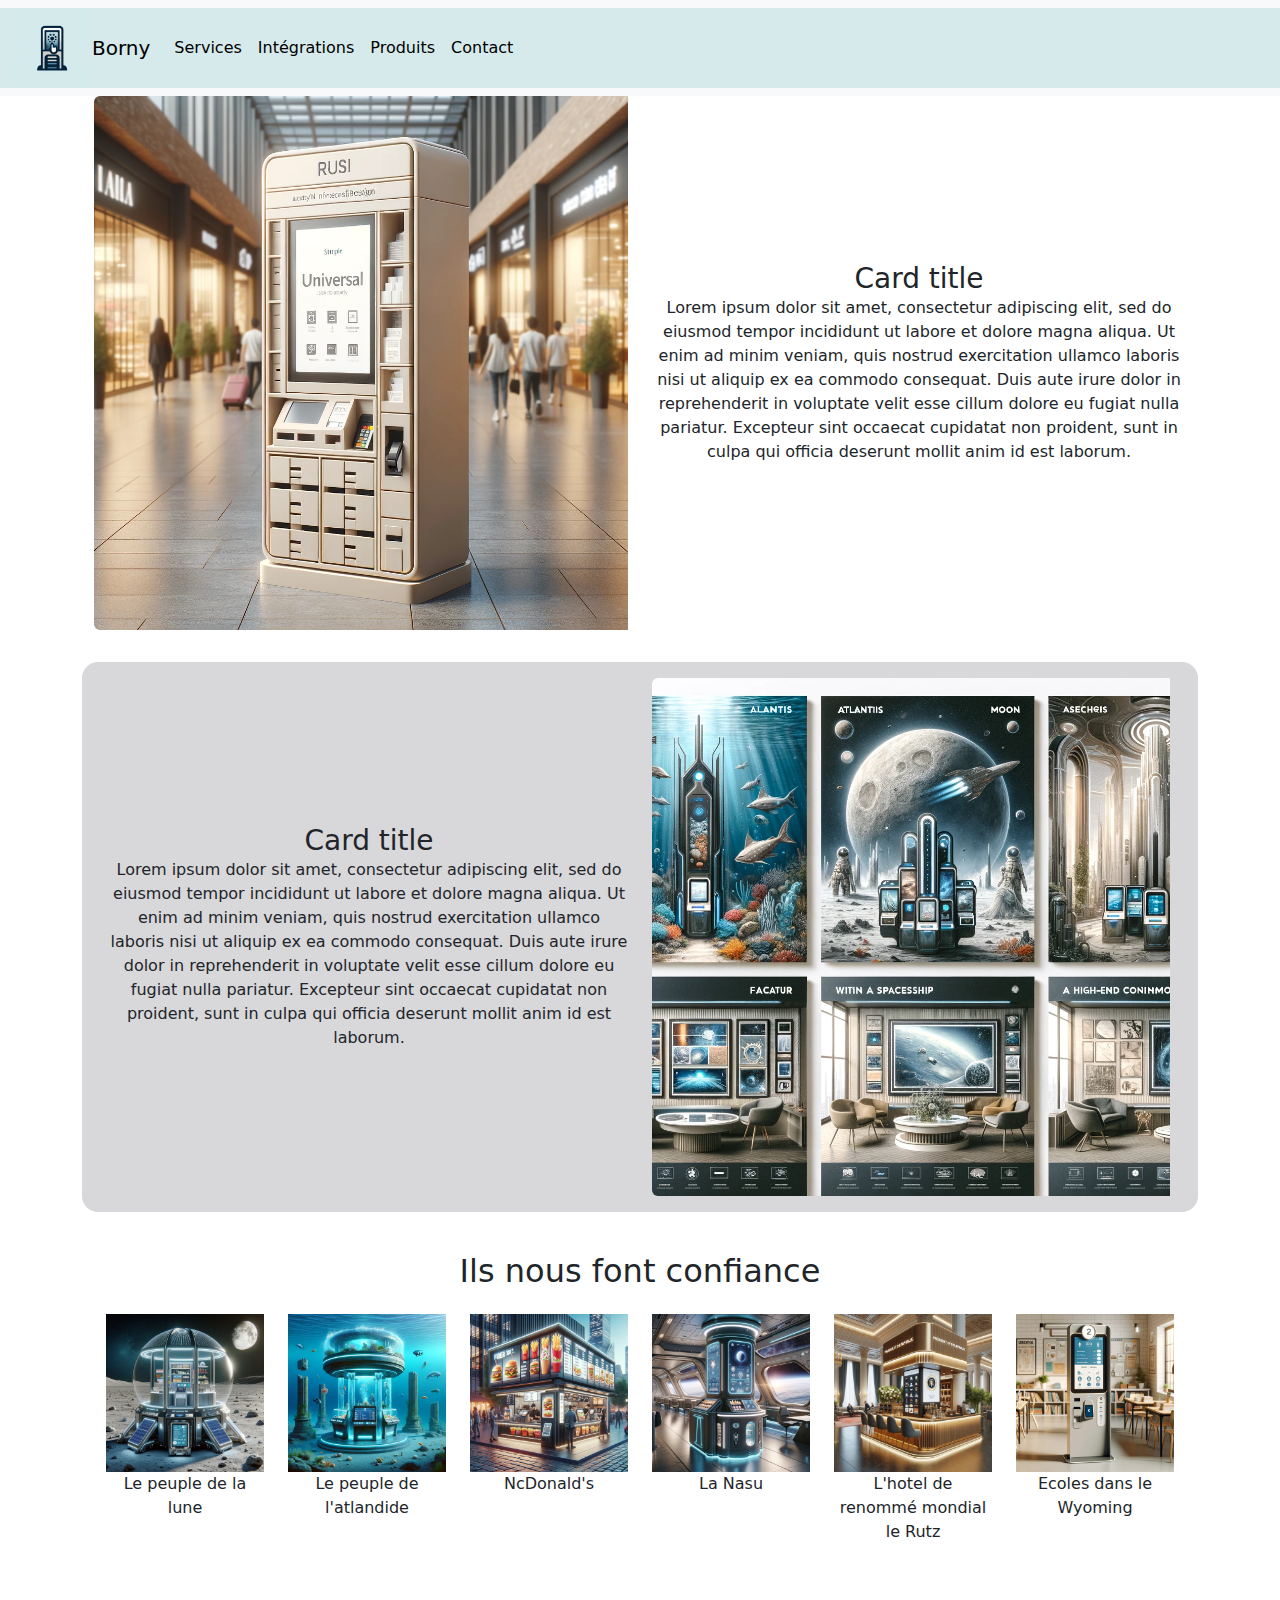
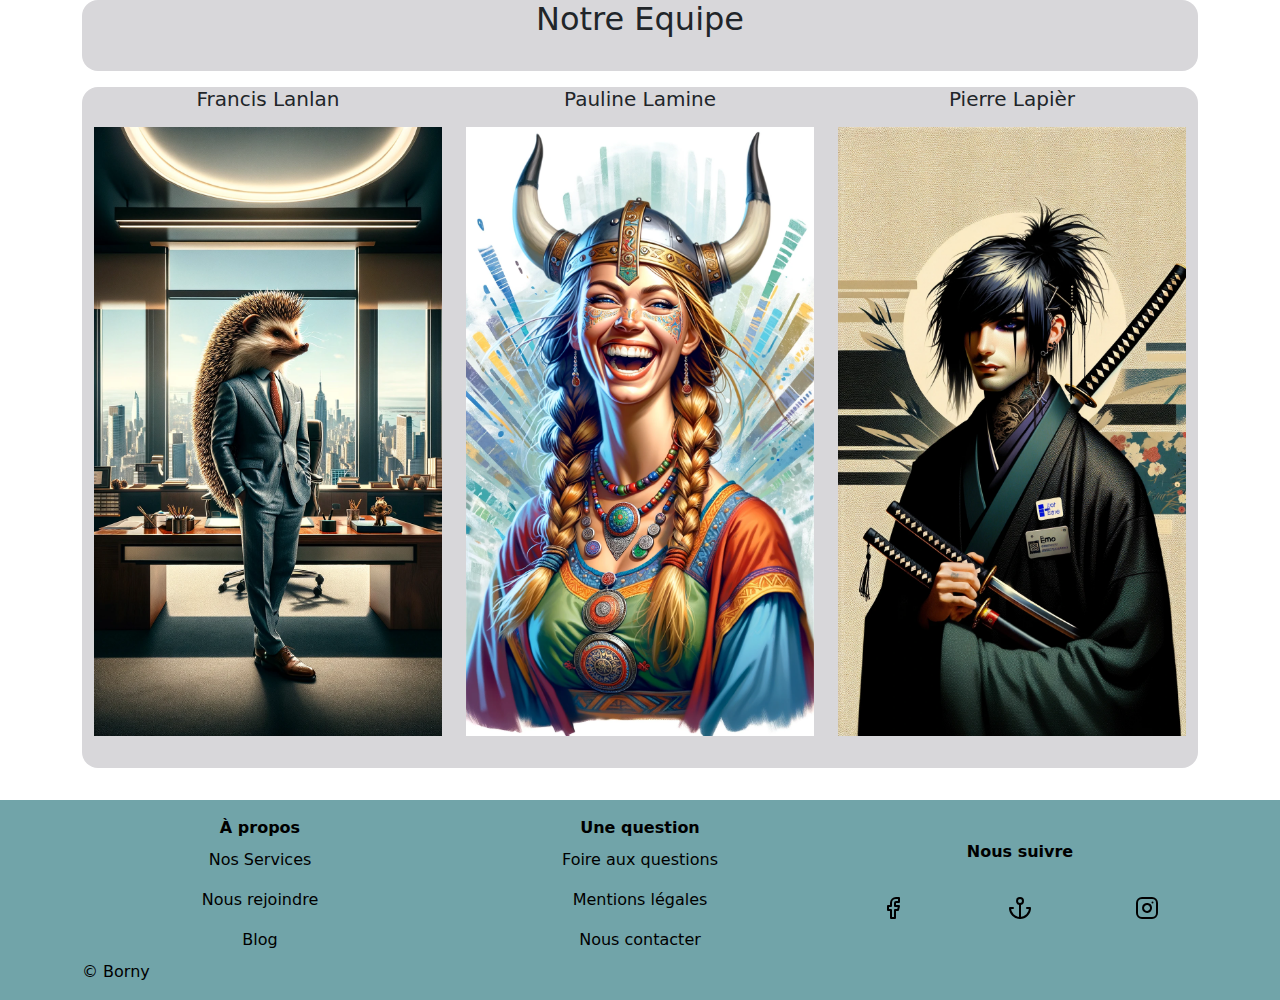
<file: index.html>
<!DOCTYPE html>
<html lang="en">

<head>
  <meta charset="UTF-8">
  <meta name="viewport" content="width=device-width, initial-scale=1.0">
  <link href="https://cdn.jsdelivr.net/npm/bootstrap@5.3.3/dist/css/bootstrap.min.css" rel="stylesheet"
    integrity="sha384-QWTKZyjpPEjISv5WaRU9OFeRpok6YctnYmDr5pNlyT2bRjXh0JMhjY6hW+ALEwIH" crossorigin="anonymous">
  <link rel="stylesheet" href="./components/style.css">
  <title>Document</title>
</head>

<body>
  <header style="background-color: #d6eaec;">
    <nav class="navbar navbar-expand-lg bg-body-tertiary">
      <div class="container-fluid " style="background-color: #d6eaec;">
        <img src="./assets/Logo.webp" alt="" style="max-width: 80px;">
        <a class="navbar-brand" href="/index.html">Borny</a>
        <div class="collapse navbar-collapse" id="navbarSupportedContent">
          <ul class="navbar-nav me-auto mb-2 mb-lg-0 d-flex " style="text-align: end;">
            <li class="nav-item">
              <a class="nav-link active" aria-current="page" href="#">Services</a>
            </li>
            <li class="nav-item">
              <a class="nav-link active" aria-current="page" href="#">Intégrations</a>
            </li>
            <li class="nav-item">
              <a class="nav-link active" aria-current="page" href="#">Produits</a>
            </li>
            <li class="nav-item">
              <a class="nav-link active" aria-current="page" href="/templates/contact.html">Contact</a>
            </li>
          </ul>

        </div>
      </div>
    </nav>
  </header>
  <div class="container text-center ">

    <div class="container text-center">
      <div class="row d-flex align-items-center">
        <div class="col">
          <img src="/assets/kiosk-design.webp" class="img-fluid rounded-start" alt="...">
        </div>
        <div class="col">
          <h3 class="card-title">Card title</h3>
          <p class="card-text">Lorem ipsum dolor sit amet, consectetur adipiscing elit, sed do eiusmod tempor incididunt
            ut labore et dolore magna aliqua. Ut enim ad minim veniam, quis nostrud exercitation ullamco laboris nisi ut
            aliquip ex ea commodo consequat. Duis aute irure dolor in reprehenderit in voluptate velit esse cillum
            dolore eu fugiat nulla pariatur. Excepteur sint occaecat cupidatat non proident, sunt in culpa qui officia
            deserunt mollit anim id est laborum.</p>
        </div>
      </div>

      <div class="row d-flex align-items-center" style="background-color: #d8d7da; margin-top: 2rem; padding: 1rem 1rem ; border-radius: 1rem;">
        <div class="col">
          <h3 class="card-title"> Card title </h3>
          <p class="card-text">Lorem ipsum dolor sit amet, consectetur adipiscing elit, sed do eiusmod tempor incididunt
            ut labore et dolore magna aliqua. Ut enim ad minim veniam, quis nostrud exercitation ullamco laboris nisi ut
            aliquip ex ea commodo consequat. Duis aute irure dolor in reprehenderit in voluptate velit esse cillum
            dolore eu fugiat nulla pariatur. Excepteur sint occaecat cupidatat non proident, sunt in culpa qui officia
            deserunt mollit anim id est laborum.</p>
        </div>
        <div class="col">
          <img src="/assets/many-kiosk.webp" class="img-fluid rounded-start" alt="...">
        </div>
      </div>
    </div>
    <div class="container p-4" >
      <h2 style=" padding: 1rem 1rem ;">
        Ils nous font confiance
      </h2>
      <section class="">
        <div class="row">
          <div class="col-lg-2 col-md-12 mb-4 mb-md-0">
            <div data-mdb-ripple-init class="bg-image hover-overlay shadow-1-strong rounded" data-ripple-color="light">
              <img src="./assets/onMoon.webp" class="w-100" />
              <p>Le peuple de la lune</p>
            </div>
          </div>
          <div class="col-lg-2 col-md-12 mb-4 mb-md-0">
            <div data-mdb-ripple-init class="bg-image hover-overlay shadow-1-strong rounded" data-ripple-color="light">
              <img src="./assets/onAtlantide.webp" class="w-100" />
              <p>Le peuple de l'atlandide</p>
            </div>
          </div>
          <div class="col-lg-2 col-md-12 mb-4 mb-md-0">
            <div data-mdb-ripple-init class="bg-image hover-overlay shadow-1-strong rounded" data-ripple-color="light">
              <img src="/assets/onFastfood.webp" class="w-100" />
              <p>NcDonald's</p>
            </div>
          </div>
          <div class="col-lg-2 col-md-12 mb-4 mb-md-0">
            <div data-mdb-ripple-init class="bg-image hover-overlay shadow-1-strong rounded" data-ripple-color="light">
              <img src="/assets/onSpaceship.webp" class="w-100" />
              <p>La Nasu</p>

            </div>
          </div>
          <div class="col-lg-2 col-md-12 mb-4 mb-md-0">
            <div data-mdb-ripple-init class="bg-image hover-overlay shadow-1-strong rounded" data-ripple-color="light">
              <img src="/assets/onPresident.webp" class="w-100" />
              <p>L'hotel de renommé mondial le Rutz</p>
            </div>
          </div>
          <div class="col-lg-2 col-md-12 mb-4 mb-md-0">
            <div data-mdb-ripple-init class="bg-image hover-overlay shadow-1-strong rounded" data-ripple-color="light">
              <img src="/assets/onSchool.webp" class="w-100" />
              <p>Ecoles dans le Wyoming</p>
            </div>
          </div>
        </div>
      </section>
    </div>
    <div class="container p-6" style=" padding: 1rem 0 2rem;">
      <h2 style="background-color: #d8d7da; padding-bottom: 2rem; border-radius: 1rem;">Notre Equipe</h2>
      <div class="container" style="background-color: #d8d7da; margin-top: 1rem; padding-bottom: 2rem; border-radius: 1rem;">
        <div class="row">
          <div class="col" style="align-items: center;">
            <div data-mdb-ripple-init class="bg-image hover-overlay shadow-1-strong rounded" data-ripple-color="light">
              <h5 class="card-title" style="text-align: center;">Francis Lanlan</h5>
              <a href="#Francis" data-bs-toggle="modal" data-bs-target="#Francis">
                <img src="./assets/francisH.webp" style="margin-top: 1rem;" class="w-100" alt="...">
              </a>
            </div>
          </div>
          <div class="col">
            <div data-mdb-ripple-init class="bg-image hover-overlay shadow-1-strong rounded" data-ripple-color="light">
              <h5 class="card-title" style="text-align: center;">Pauline Lamine</h5>
              <a href="#Pauline" data-bs-toggle="modal" data-bs-target="#Pauline">
                <img src="./assets/PaulineV.webp" style="margin-top: 1rem;" class="w-100" alt="...">
              </a>
            </div>
          </div>
          <div class="col">
            <div data-mdb-ripple-init class="bg-image hover-overlay shadow-1-strong rounded" data-ripple-color="light">
              <h5 class="card-title" style="text-align: center;">Pierre Lapièr</h5>
              <a href="#Pierre" data-bs-toggle="modal" data-bs-target="#Pierre">
                <img src="./assets/PierreS.webp" style="margin-top: 1rem;" class="w-100" alt="...">
              </a>
            </div>
          </div>
        </div>
      </div>
    </div>

    <div class="container-md">
      <div class="modal fade" id="Francis" tabindex="-1" aria-labelledby="exampleModalLabel" aria-hidden="true">
        <div class="modal-dialog">
          <div class="modal-header">
            <h1 class="modal-title fs-5" id="exampleModalLabel">Francis Lanlan</h1>
            <button type="button" class="btn-close" data-bs-dismiss="modal" aria-label="Close"></button>
          </div>
          <div class="modal-body">
            <img src="./assets/francisH.webp" class="card-img-top w-50" alt="...">
            <h3 class="card-title" style="text-align: center;">Directeur Technique</h3>
            <p class="card-text">Lorem ipsum dolor sit amet, consectetur adipiscing elit, sed do eiusmod tempor
              incididunt
              ut labore et dolore magna aliqua. </p>
          </div>
          <div class="modal-footer">
            <button type="button" class="btn btn-secondary" data-bs-dismiss="modal">Close</button>
          </div>
        </div>
      </div>
    </div>
  </div>

  <div class="container-md">
    <div class="modal fade" id="Pierre" tabindex="-1" aria-labelledby="exampleModalLabel" aria-hidden="true">
      <div class="modal-dialog">
        <div class="modal-content">
          <div class="modal-header">
            <h1 class="modal-title fs-5" id="exampleModalLabel">Pierre Lapièr</h1>
            <button type="button" class="btn-close" data-bs-dismiss="modal" aria-label="Close"></button>
          </div>
          <div class="modal-body">
            <img src="./assets/PierreS.webp" class="card-img-top w-50" alt="...">
            <h3 class="card-title">Directeur Produit</h3>
            <p class="card-text">Lorem ipsum dolor sit amet, consectetur adipiscing elit, sed do eiusmod tempor
              incididunt
              ut labore et dolore magna aliqua. </p>
          </div>
          <div class="modal-footer">
            <button type="button" class="btn btn-secondary" data-bs-dismiss="modal">Close</button>
          </div>
        </div>
      </div>
    </div>
  </div>


  <div class="container-md">
    <div class="modal fade" id="Pauline" tabindex="-1" aria-labelledby="exampleModalLabel" aria-hidden="true">
      <div class="modal-dialog">
        <div class="modal-content">
          <div class="modal-header">
            <h1 class="modal-title fs-5" id="exampleModalLabel">Pauline Lamine</h1>
            <button type="button" class="btn-close" data-bs-dismiss="modal" aria-label="Close"></button>
          </div>
          <div class="modal-body">
            <img src="./assets/PaulineV.webp" class="card-img-top w-50" alt="...">
            <h3 class="card-title">Commercial</h3>
            <p class="card-text">Lorem ipsum dolor sit amet, consectetur adipiscing elit, sed do eiusmod tempor
              incididunt
              ut labore et dolore magna aliqua. </p>
          </div>
          <div class="modal-footer">
            <button type="button" class="btn btn-secondary" data-bs-dismiss="modal">Close</button>
          </div>
        </div>
      </div>
    </div>
  </div>
  </div>
  <footer>
    <div class="footer" style="padding-bottom: 0rem;">
      <div class="container text-center">
        <div class="row align-items-center">
          <div class="col">
            <ul class="navbar-nav me-auto mb-2 mb-lg-0 d-flex">
              <li style="margin-top: 1rem;">
                <b>À propos</b>
              </li>
              <li class="nav-item">
                <a class="nav-link active" aria-current="page" href="#">Nos Services</a>
              </li>
              <li class="nav-item">
                <a class="nav-link active" aria-current="page" href="/templates/contact.html">Nous rejoindre</a>
              </li>
              <li class="nav-item">
                <a class="nav-link active" aria-current="page" href="/templates/faq.html">Blog</a>
              </li>
            </ul>
          </div>
          <div class="col">
            <ul class="navbar-nav me-auto mb-2 mb-lg-0 d-flex">
              <li style="margin-top: 1rem;">
                <b>Une question</b>
              </li>
              <li class="nav-item">
                <a class="nav-link active link-opacity-10-hover" aria-current="page" href="#">Foire aux questions</a>
              </li>
              <li class="nav-item">
                <a class="nav-link active" aria-current="page" href="/templates/contact.html">Mentions légales</a>
              </li>
              <li class="nav-item">
                <a class="nav-link active" aria-current="page" href="/templates/faq.html">Nous contacter</a>
              </li>
            </ul>
          </div>
          <div class="col">
            <b>Nous suivre</b>
            <div class="row" style="margin-top: 2rem;">
              <div class="col">
                <a href=""><img src="../assets/facebook.svg" alt=""></a>
              </div>
              <div class="col">
                <a href=""><img src="../assets/anchor.svg" alt=""></a>
              </div>
              <div class="col">
                <a href=""><img src="../assets/instagram.svg" alt=""></a>
              </div>
            </div>
          </div>
          <span style="margin-bottom: 1rem; text-align:start;">© Borny</span>
        </div>
  </footer>


  <script src="https://cdn.jsdelivr.net/npm/bootstrap@5.3.3/dist/js/bootstrap.bundle.min.js"
    integrity="sha384-YvpcrYf0tY3lHB60NNkmXc5s9fDVZLESaAA55NDzOxhy9GkcIdslK1eN7N6jIeHz"
    crossorigin="anonymous"></script>
  <script src="/components/script.js"></script>
</body>

</html>
</file>
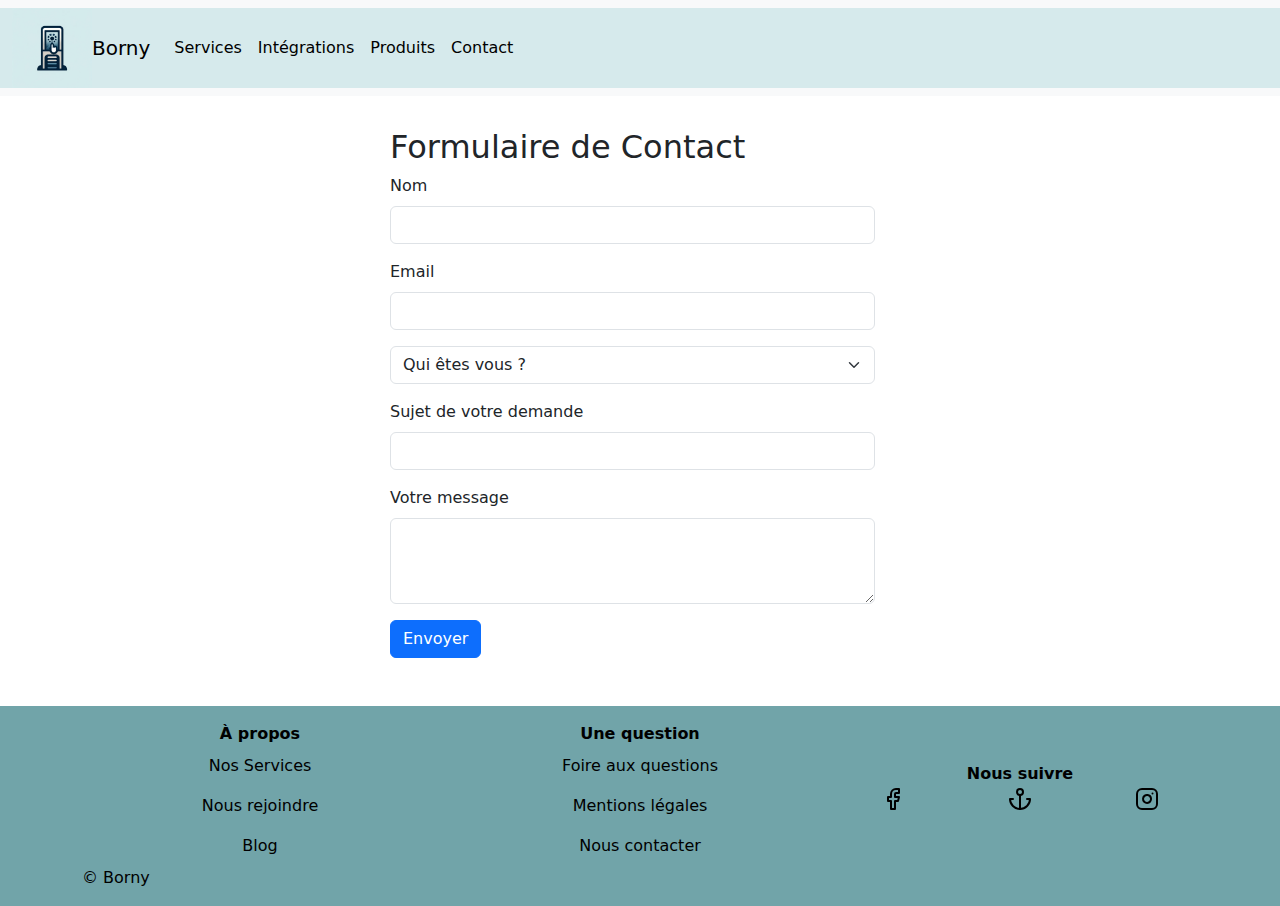
<file: templates/contact.html>
<!DOCTYPE html>
<html lang="en">
<head>
    <meta charset="UTF-8">
    <meta name="viewport" content="width=device-width, initial-scale=1.0">
    <link href="https://cdn.jsdelivr.net/npm/bootstrap@5.3.3/dist/css/bootstrap.min.css" rel="stylesheet" integrity="sha384-QWTKZyjpPEjISv5WaRU9OFeRpok6YctnYmDr5pNlyT2bRjXh0JMhjY6hW+ALEwIH" crossorigin="anonymous">
  <link rel="stylesheet" href="../components/style.css">
    <title>Document</title>
</head>
<body>
    <header style="background-color: #d6eaec;">
        <nav class="navbar navbar-expand-lg bg-body-tertiary">
            <div class="container-fluid" style="background-color: #d6eaec;">
        <img src="../assets/Logo.webp" alt="" style="max-width: 80px;">
              <a class="navbar-brand" href="/index.html">Borny</a>
              <button class="navbar-toggler" type="button" data-bs-toggle="collapse" data-bs-target="#navbarSupportedContent" aria-controls="navbarSupportedContent" aria-expanded="false" aria-label="Toggle navigation">
                <span class="navbar-toggler-icon"></span>
              </button>
              <div class="collapse navbar-collapse" id="navbarSupportedContent">
                <ul class="navbar-nav me-auto mb-2 mb-lg-0 d-flex">
                  <li class="nav-item">
                    <a class="nav-link active" aria-current="page" href="#">Services</a>
                  </li>
                  <li class="nav-item">
                    <a class="nav-link active" aria-current="page" href="#">Intégrations</a>
                  </li>
                  <li class="nav-item">
                    <a class="nav-link active" aria-current="page" href="#">Produits</a>
                  </li>
                  <li class="nav-item">
                    <a class="nav-link active" aria-current="page" href="#">Contact</a>
                  </li>
                </ul>
               
              </div>
            </div>
          </nav>
    </header>
    <div class="container-sm" style="padding-left: 20rem;">
        <h2 style="text-align:start; padding-top: 2rem;">Formulaire de Contact</h2>
        <form style="max-width: 60%; ">
          <div class="col"> 
            <div class="mb-3">
              <label for="exampleInputEmail1" class="form-label">Nom</label>
              <input type="email" class="form-control" id="exampleInputEmail1" aria-describedby="emailHelp">
            </div>

          </div>
            <div class="mb-3">
                <label for="exampleInputEmail1" class="form-label">Email</label>
                <input type="email" class="form-control" id="exampleInputEmail1" aria-describedby="emailHelp">
              </div>
              <div class="mb-3">
                <select class="form-select" aria-label="Default select example">
                  <option selected>Qui êtes vous ?</option>
                  <option value="1">Entreprise</option>
                  <option value="2">Entrepreneur</option>
                  <option value="3">Commune ou ville</option>
                </select>
              </div>
              <div class="mb-3">
                <label for="exampleInputEmail1" class="form-label">Sujet de votre demande</label>
                <input type="email" class="form-control" id="exampleInputEmail1" aria-describedby="emailHelp">
              </div>
            <div class="mb-3">
              <label for="exampleInputPassword1" class="form-label">Votre message</label>   
             <textarea class="form-control" id="exampleFormControlTextarea1" rows="3"></textarea>
            </div> 
            <a class="btn btn-primary" href="/templates/thank-you.html" role="button">Envoyer</a>
          </form>
    </div>
    <footer >
        <div class="footer">
          <div class="container text-center">
            <div class="row align-items-center">
              <div class="col">
                <ul class="navbar-nav me-auto mb-2 mb-lg-0 d-flex">
                  <li style="margin-top: 1rem;">
                    <b >À propos</b>
                  </li>
                  <li class="nav-item">
                    <a class="nav-link active" aria-current="page" href="#">Nos Services</a>
                  </li>
                  <li class="nav-item">
                    <a class="nav-link active" aria-current="page" href="/templates/contact.html">Nous rejoindre</a>
                  </li>
                  <li class="nav-item">
                    <a class="nav-link active" aria-current="page" href="/templates/faq.html">Blog</a>
                  </li>
                </ul>
              </div>
              <div class="col">
                <ul class="navbar-nav me-auto mb-2 mb-lg-0 d-flex">
                  <li style="margin-top: 1rem;">
                    <b>Une question</b>
                  </li>
                  <li class="nav-item">
                    <a class="nav-link active link-opacity-10-hover" aria-current="page" href="/templates/faq.html">Foire aux questions</a>
                  </li>
                  <li class="nav-item">
                    <a class="nav-link active" aria-current="page" href="/templates/contact.html">Mentions légales</a>
                  </li>
                  <li class="nav-item">
                    <a class="nav-link active" aria-current="page" href="/templates/contact.html">Nous contacter</a>
                  </li>
                </ul>
              </div>
              <div class="col">
                <b>Nous suivre</b>
                <div class="row">
                  <div class="col">
                    <a href=""><img src="../assets/facebook.svg" alt=""></a>
                  </div>
                  <div class="col">
                    <a href=""><img src="../assets/anchor.svg" alt=""></a>
                  </div>
                  <div class="col">
                    <a href=""><img src="../assets/instagram.svg" alt=""></a>
                  </div>
                </div>          
              </div>
              <span style="margin-bottom: 1rem; text-align:start;">© Borny</span>
            </div>
          </div>
        </div>   
      </footer>
</body>
</html>
</file>
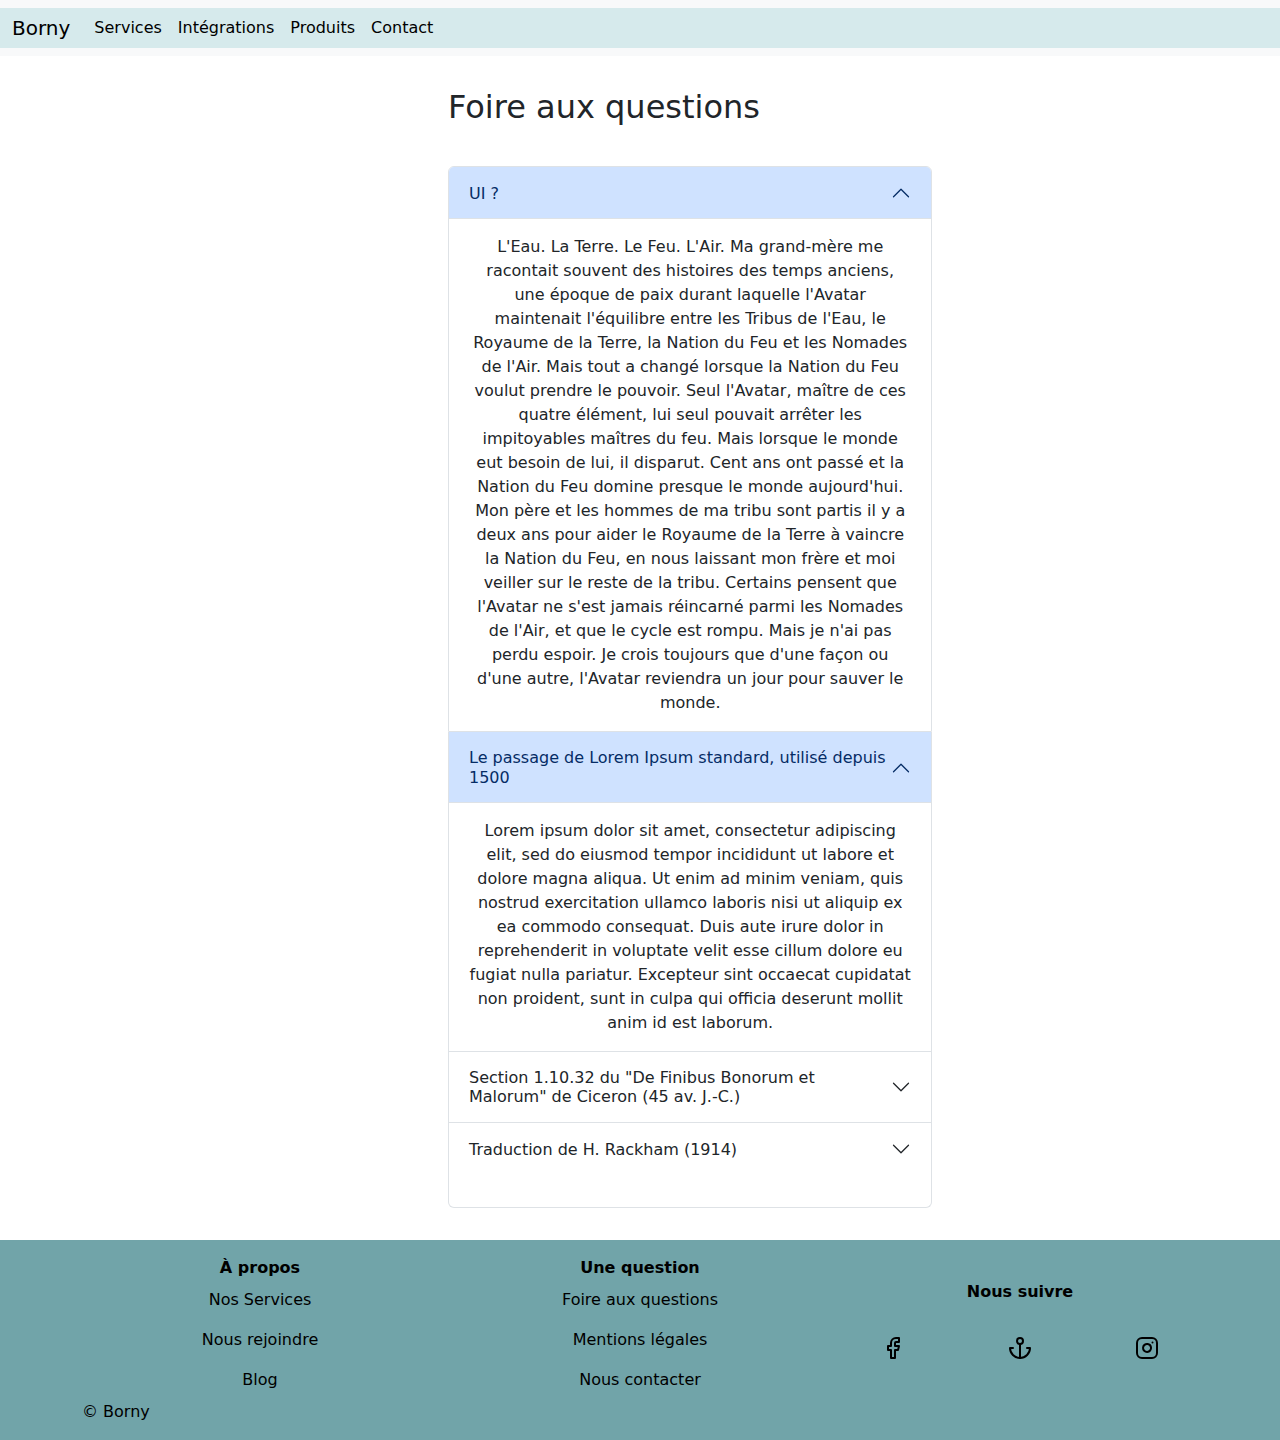
<file: templates/faq.html>
<!DOCTYPE html>
<html lang="en">
<head>
    <meta charset="UTF-8">
    <meta name="viewport" content="width=device-width, initial-scale=1.0">
    <link href="https://cdn.jsdelivr.net/npm/bootstrap@5.3.3/dist/css/bootstrap.min.css" rel="stylesheet" integrity="sha384-QWTKZyjpPEjISv5WaRU9OFeRpok6YctnYmDr5pNlyT2bRjXh0JMhjY6hW+ALEwIH" crossorigin="anonymous">
  <link rel="stylesheet" href="../components/style.css">
    <title>Document</title>
</head>
<body>
    <header>
        <nav class="navbar navbar-expand-lg bg-body-tertiary">
          <div class="container-fluid" style="background-color: #d6eaec;">
            <a class="navbar-brand" href="/index.html">Borny</a>
            <button class="navbar-toggler" type="button" data-bs-toggle="collapse" data-bs-target="#navbarSupportedContent"
              aria-controls="navbarSupportedContent" aria-expanded="false" aria-label="Toggle navigation">
              <span class="navbar-toggler-icon"></span>
            </button>
            <div class="collapse navbar-collapse" id="navbarSupportedContent">
              <ul class="navbar-nav me-auto mb-2 mb-lg-0 d-flex">
                <li class="nav-item">
                  <a class="nav-link active" aria-current="page" href="#">Services</a>
                </li>
                <li class="nav-item">
                  <a class="nav-link active" aria-current="page" href="#">Intégrations</a>
                </li>
                <li class="nav-item">
                  <a class="nav-link active" aria-current="page" href="#">Produits</a>
                </li>
                <li class="nav-item">
                  <a class="nav-link active" aria-current="page" href="/templates/contact.html">Contact</a>
                </li>
              </ul>
    
            </div>
          </div>
        </nav>
      </header>
      <div class="container-md" style="width: 80%; padding-left: 20rem; margin-top: 2rem;">

      <h2 >Foire aux questions</h2>
    <div class="accordion" id="accordionExample" style="text-align: center; padding-top: 2rem; max-width: 70%; ">
      <div class="accordion-item">
        <h2 class="accordion-header" id="headingOne">
          <button class="accordion-button" type="button" data-bs-toggle="collapse" data-bs-target="#collapseOne" aria-expanded="true" aria-controls="collapseOne">
            UI ? 
          </button>
        </h2>
        <div id="collapseOne" class="accordion-collapse collapse show" aria-labelledby="headingOne" data-bs-parent="#accordionExample">
          <div class="accordion-body">
            L'Eau. La Terre. Le Feu. L'Air. Ma grand-mère me racontait souvent des histoires des temps anciens, une époque de paix durant laquelle l'Avatar maintenait l'équilibre entre les Tribus de l'Eau, le Royaume de la Terre, la Nation du Feu et les Nomades de l'Air. Mais tout a changé lorsque la Nation du Feu voulut prendre le pouvoir. Seul l'Avatar, maître de ces quatre élément, lui seul pouvait arrêter les impitoyables maîtres du feu. Mais lorsque le monde eut besoin de lui, il disparut. Cent ans ont passé et la Nation du Feu domine presque le monde aujourd'hui. Mon père et les hommes de ma tribu sont partis il y a deux ans pour aider le Royaume de la Terre à vaincre la Nation du Feu, en nous laissant mon frère et moi veiller sur le reste de la tribu. Certains pensent que l'Avatar ne s'est jamais réincarné parmi les Nomades de l'Air, et que le cycle est rompu. Mais je n'ai pas perdu espoir. Je crois toujours que d'une façon ou d'une autre, l'Avatar reviendra un jour pour sauver le monde.
          </div>
        </div>
      </div>
        <div class="accordion-item">
          <h2 class="accordion-header" id="headingOne">
            <button class="accordion-button" type="button" data-bs-toggle="collapse" data-bs-target="#collapseOne" aria-expanded="true" aria-controls="collapseOne">
              Le passage de Lorem Ipsum standard, utilisé depuis 1500
            </button>
          </h2>
          <div id="collapseOne" class="accordion-collapse collapse show" aria-labelledby="headingOne" data-bs-parent="#accordionExample">
            <div class="accordion-body">
              Lorem ipsum dolor sit amet, consectetur adipiscing elit, sed do eiusmod tempor incididunt ut labore et dolore magna aliqua. Ut enim ad minim veniam, quis nostrud exercitation ullamco laboris nisi ut aliquip ex ea commodo consequat. Duis aute irure dolor in reprehenderit in voluptate velit esse cillum dolore eu fugiat nulla pariatur. Excepteur sint occaecat cupidatat non proident, sunt in culpa qui officia deserunt mollit anim id est laborum.
            </div>
          </div>
        </div>
        <div class="accordion-item">
          <h2 class="accordion-header" id="headingTwo">
            <button class="accordion-button collapsed" type="button" data-bs-toggle="collapse" data-bs-target="#collapseTwo" aria-expanded="false" aria-controls="collapseTwo">
              Section 1.10.32 du "De Finibus Bonorum et Malorum" de Ciceron (45 av. J.-C.)
            </button>
          </h2>
          <div id="collapseTwo" class="accordion-collapse collapse" aria-labelledby="headingTwo" data-bs-parent="#accordionExample">
            <div class="accordion-body">
              Sed ut perspiciatis unde omnis iste natus error sit voluptatem accusantium doloremque laudantium, totam rem aperiam, eaque ipsa quae ab illo inventore veritatis et quasi architecto beatae vitae dicta sunt explicabo. Nemo enim ipsam voluptatem quia voluptas sit aspernatur aut odit aut fugit, sed quia consequuntur magni dolores eos qui ratione voluptatem sequi nesciunt. Neque porro quisquam est, qui dolorem ipsum quia dolor sit amet, consectetur, adipisci velit, sed quia non numquam eius modi tempora incidunt ut labore et dolore magnam aliquam quaerat voluptatem. Ut enim ad minima veniam, quis nostrum exercitationem ullam corporis suscipit laboriosam, nisi ut aliquid ex ea commodi consequatur? Quis autem vel eum iure reprehenderit qui in ea voluptate velit esse quam nihil molestiae consequatur, vel illum qui dolorem eum fugiat quo voluptas nulla pariatur?
            </div>
          </div>
        </div>
        <div class="accordion-item" style="padding-bottom: 2rem;">
          <h2 class="accordion-header" id="headingThree">
            <button class="accordion-button collapsed" type="button" data-bs-toggle="collapse" data-bs-target="#collapseThree" aria-expanded="false" aria-controls="collapseThree">
              Traduction de H. Rackham (1914)
            </button>
          </h2>
          <div id="collapseThree" class="accordion-collapse collapse" aria-labelledby="headingThree" data-bs-parent="#accordionExample">
            <div class="accordion-body">
              But I must explain to you how all this mistaken idea of denouncing pleasure and praising pain was born and I will give you a complete account of the system, and expound the actual teachings of the great explorer of the truth, the master-builder of human happiness. No one rejects, dislikes, or avoids pleasure itself, because it is pleasure, but because those who do not know how to pursue pleasure rationally encounter consequences that are extremely painful. Nor again is there anyone who loves or pursues or desires to obtain pain of itself, because it is pain, but because occasionally circumstances occur in which toil and pain can procure him some great pleasure. To take a trivial example, which of us ever undertakes laborious physical exercise, except to obtain some advantage from it? But who has any right to find fault with a man who chooses to enjoy a pleasure that has no annoying consequences, or one who avoids a pain that produces no resultant pleasure? </div>
          </div>
        </div>
      </div>
      </div>
      <footer style="margin-top: 2rem; " >
        <div class="footer" style="position: static;" >
          <div class="container text-center">
            <div class="row align-items-center"  style="bottom: 0;">
              <div class="col">
                <ul class="navbar-nav me-auto mb-2 mb-lg-0 d-flex">
                  <li style="margin-top: 1rem;">
                    <b>À propos</b>
                  </li>
                  <li class="nav-item">
                    <a class="nav-link active" aria-current="page" href="#">Nos Services</a>
                  </li>
                  <li class="nav-item">
                    <a class="nav-link active" aria-current="page" href="#">Nous rejoindre</a>
                  </li>
                  <li class="nav-item">
                    <a class="nav-link active" aria-current="page" href="#">Blog</a>
                  </li>
                </ul>
              </div>
              <div class="col">
                <ul class="navbar-nav me-auto mb-2 mb-lg-0 d-flex">
                  <li style="margin-top: 1rem;">
                    <b>Une question</b>
                  </li>
                  <li class="nav-item">
                    <a class="nav-link active link-opacity-10-hover" aria-current="page" href="/templates/faq.html">Foire aux questions</a>
                  </li>
                  <li class="nav-item">
                    <a class="nav-link active" aria-current="page" href="#">Mentions légales</a>
                  </li>
                  <li class="nav-item">
                    <a class="nav-link active" aria-current="page" href="/templates/contact.html">Nous contacter</a>
                  </li>
                </ul>
              </div>
              <div class="col">
                <b>Nous suivre</b>
                <div class="row" style="margin-top: 2rem;">
                  <div class="col">
                    <a href=""><img src="../assets/facebook.svg" alt=""></a>
                  </div>
                  <div class="col">
                    <a href=""><img src="../assets/anchor.svg" alt=""></a>
                  </div>
                  <div class="col">
                    <a href=""><img src="../assets/instagram.svg" alt=""></a>
                  </div>
                </div>      
              </div>
              <span style="margin-bottom: 1rem; text-align:start;">© Borny</span>
            </div>
          </div>
        </div>   
      </footer>
      <script src="https://cdn.jsdelivr.net/npm/bootstrap@5.3.3/dist/js/bootstrap.bundle.min.js"
        integrity="sha384-YvpcrYf0tY3lHB60NNkmXc5s9fDVZLESaAA55NDzOxhy9GkcIdslK1eN7N6jIeHz"
        crossorigin="anonymous"></script>
</body>
</html>
</file>
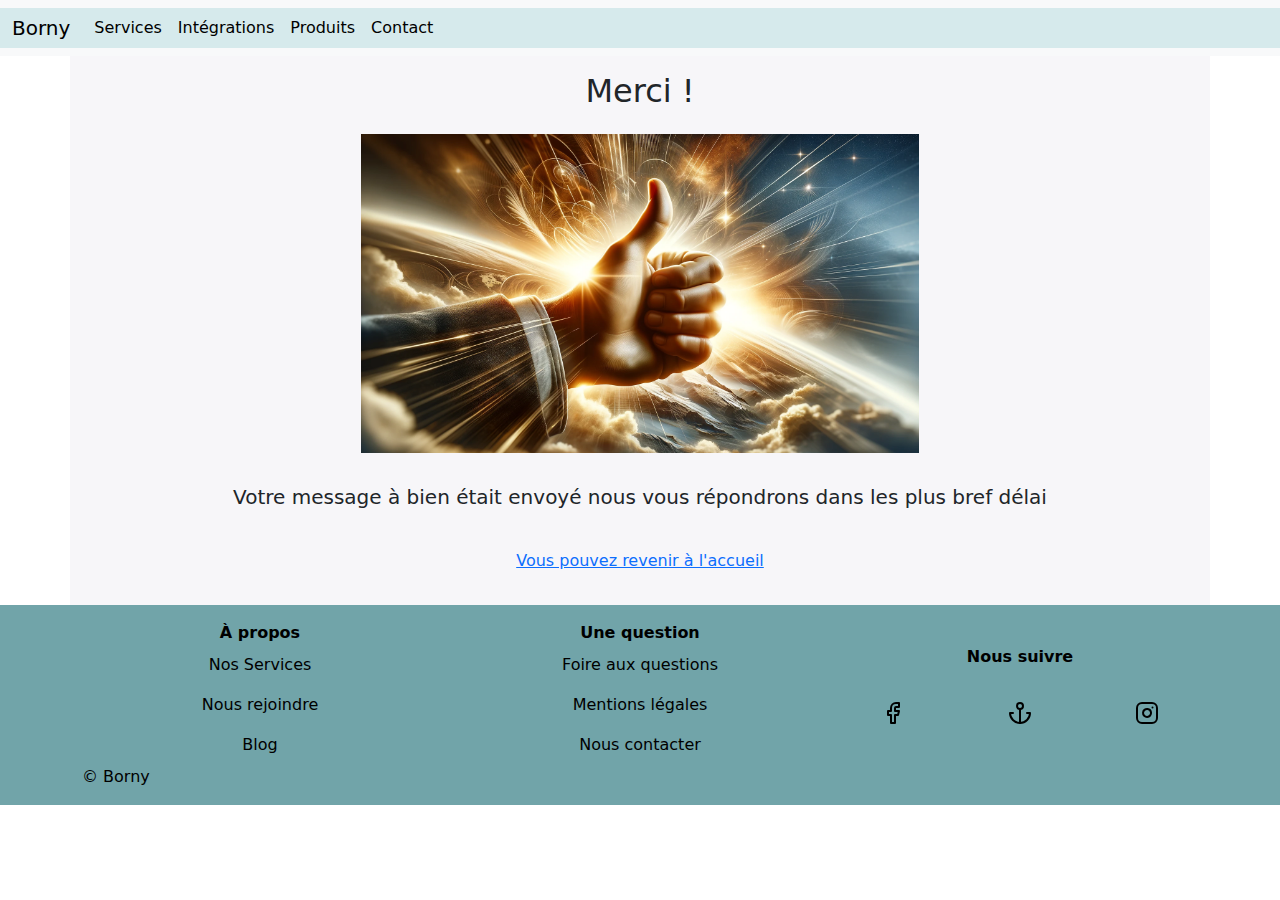
<file: templates/thank-you.html>
<!DOCTYPE html>
<html lang="en">
<head>
    <meta charset="UTF-8">
    <meta name="viewport" content="width=device-width, initial-scale=1.0">
    <link href="https://cdn.jsdelivr.net/npm/bootstrap@5.3.3/dist/css/bootstrap.min.css" rel="stylesheet" integrity="sha384-QWTKZyjpPEjISv5WaRU9OFeRpok6YctnYmDr5pNlyT2bRjXh0JMhjY6hW+ALEwIH" crossorigin="anonymous">

    <link rel="stylesheet" href="../components/style.css">

    <title>Document</title>
</head>
<body>
    <header>
        <nav class="navbar navbar-expand-lg bg-body-tertiary" >
          <div class="container-fluid" style="background-color: #d6eaec;">
            <a class="navbar-brand" href="/index.html">Borny</a>
            <button class="navbar-toggler" type="button" data-bs-toggle="collapse" data-bs-target="#navbarSupportedContent"
              aria-controls="navbarSupportedContent" aria-expanded="false" aria-label="Toggle navigation">
              <span class="navbar-toggler-icon"></span>
            </button>
            <div class="collapse navbar-collapse" id="navbarSupportedContent">
              <ul class="navbar-nav me-auto mb-2 mb-lg-0 d-flex">
                <li class="nav-item">
                  <a class="nav-link active" aria-current="page" href="#">Services</a>
                </li>
                <li class="nav-item">
                  <a class="nav-link active" aria-current="page" href="#">Intégrations</a>
                </li>
                <li class="nav-item">
                  <a class="nav-link active" aria-current="page" href="#">Produits</a>
                </li>
                <li class="nav-item">
                  <a class="nav-link active" aria-current="page" href="/templates/contact.html">Contact</a>
                </li>
              </ul>
    
            </div>
          </div>
        </nav>
      </header>
    <div class="container-lg" style=" text-align: center; background-color: #f7f6f9; padding-bottom: 2rem;" >
      <h2 style=" padding-top: 1rem;">Merci !</h2>
      <img style=" padding-top: 1rem;" src="../assets/pouce.webp"  class="w-50" alt="" >
    <h5 style=" padding: 2rem 2rem;">Votre message à bien était envoyé nous vous répondrons dans les plus bref délai</h5>
    <a href="/index.html">Vous pouvez revenir à l'accueil </a>
    </div>
    <footer>
      <div class="footer">
        <div class="container text-center">
          <div class="row align-items-center">
            <div class="col">
              <ul class="navbar-nav me-auto mb-2 mb-lg-0 d-flex">
                <li style="margin-top: 1rem;">
                  <b>À propos</b>
                </li>
                <li class="nav-item">
                  <a class="nav-link active" aria-current="page" href="#">Nos Services</a>
                </li>
                <li class="nav-item">
                  <a class="nav-link active" aria-current="page" href="/templates/contact.html">Nous rejoindre</a>
                </li>
                <li class="nav-item">
                  <a class="nav-link active" aria-current="page" href="/templates/faq.html">Blog</a>
                </li>
              </ul>
            </div>
            <div class="col">
              <ul class="navbar-nav me-auto mb-2 mb-lg-0 d-flex">
                <li style="margin-top: 1rem;">
                  <b>Une question</b>
                </li>
                <li class="nav-item">
                  <a class="nav-link active link-opacity-10-hover" aria-current="page" href="/templates/faq.html">Foire aux questions</a>
                </li>
                <li class="nav-item">
                  <a class="nav-link active" aria-current="page" href="/templates/contact.html">Mentions légales</a>
                </li>
                <li class="nav-item">
                  <a class="nav-link active" aria-current="page" href="/templates/contact.html">Nous contacter</a>
                </li>
              </ul>
            </div>
            <div class="col">
              <b>Nous suivre</b>
              <div class="row" style="margin-top: 2rem;">
                <div class="col">
                  <a href=""><img src="../assets/facebook.svg" alt=""></a>
                </div>
                <div class="col">
                  <a href=""><img src="../assets/anchor.svg" alt=""></a>
                </div>
                <div class="col">
                  <a href=""><img src="../assets/instagram.svg" alt=""></a>
                </div>
              </div>
            
            </div>
            <span style="margin-bottom: 1rem; text-align:start;">© Borny</span>
          </div>
        </div>
      </div>   
    </footer>
</body>
</html>
</file>
<file: components/style.css>
.footer {
    /* position: fixed; */
    left: 0;
    bottom: 0;
    width: 100%;
    background-color: #71A4A9;
    color: black;
    text-align: center;
  }
  .header {
    /* position: fixed; */
    width: 100%;
    background-color: #d6eaec;
    color: black;
    text-align: center;
  }
  nav{
    background-color: #d6eaec;;
  }

  form{
    padding-bottom: 3rem ;
  }

  a:hover{
    background-color: gray;
    border-radius: 5px;
  }
</file>
